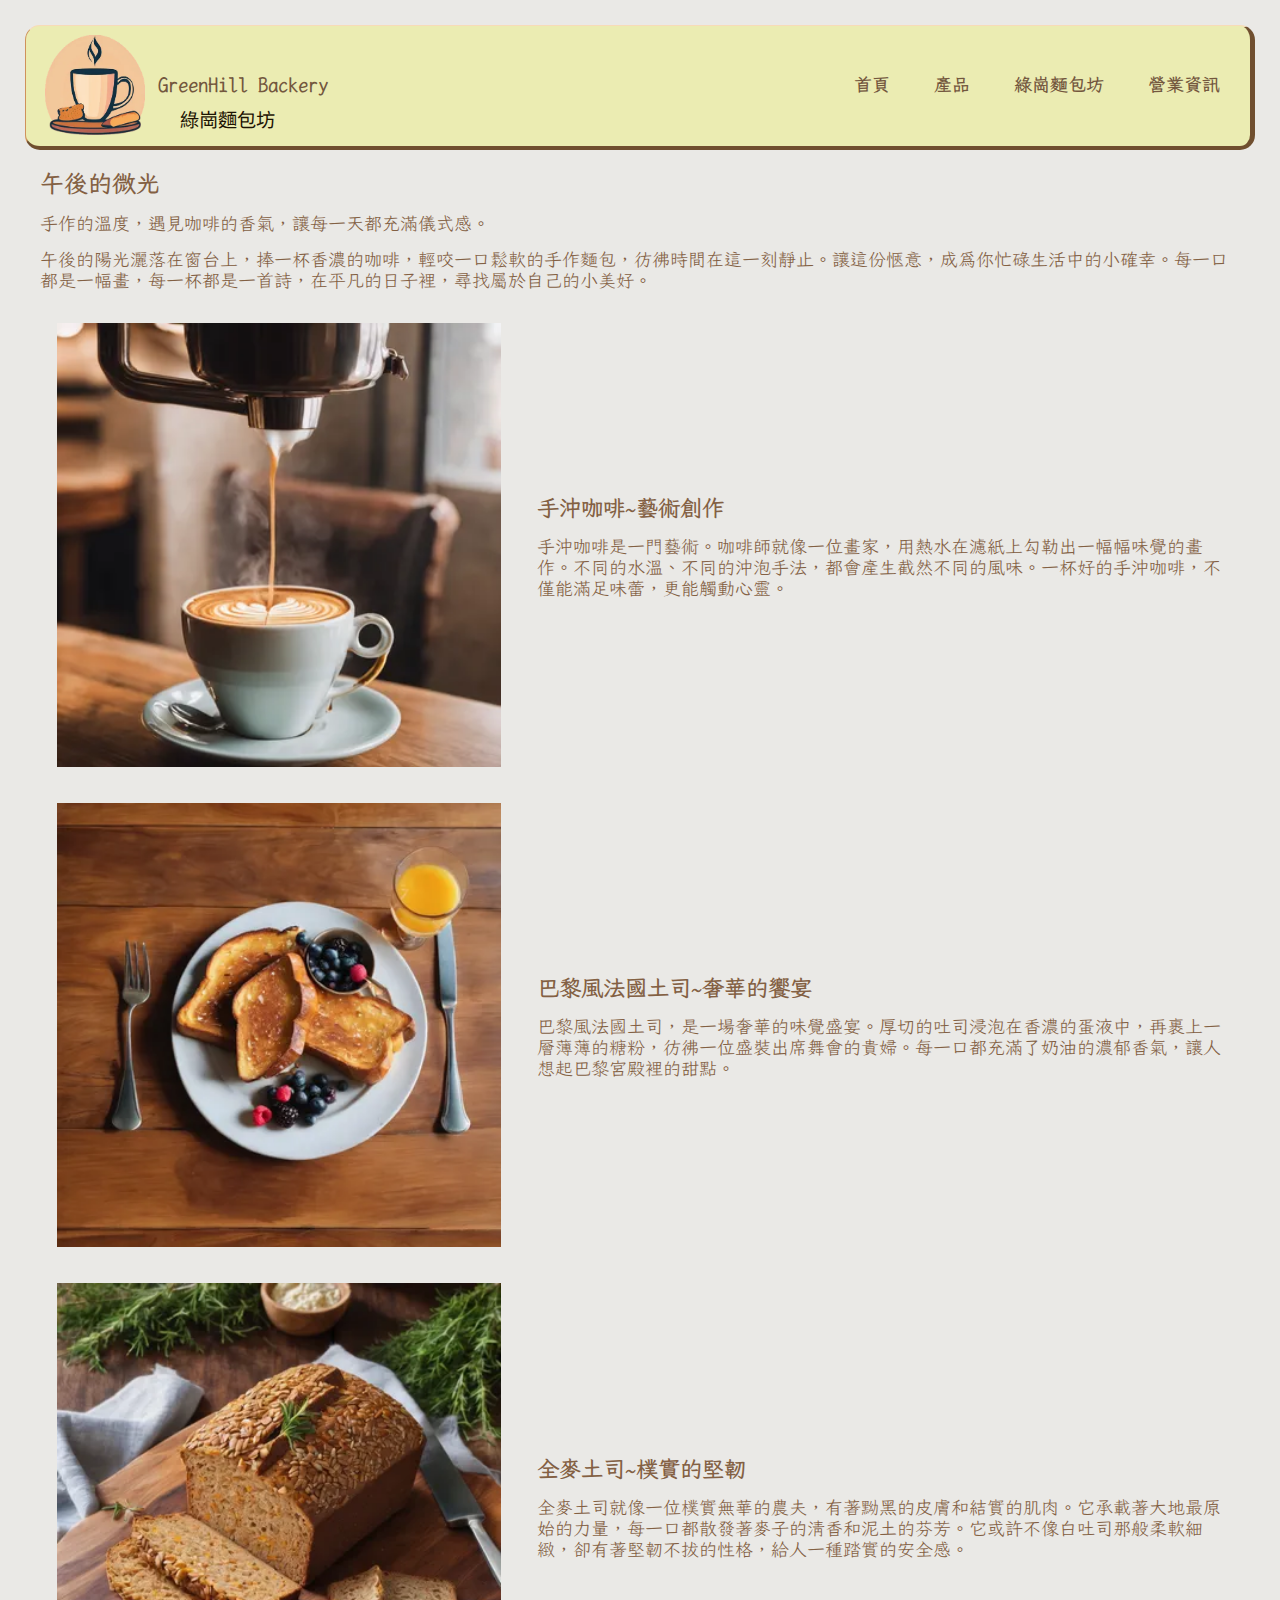
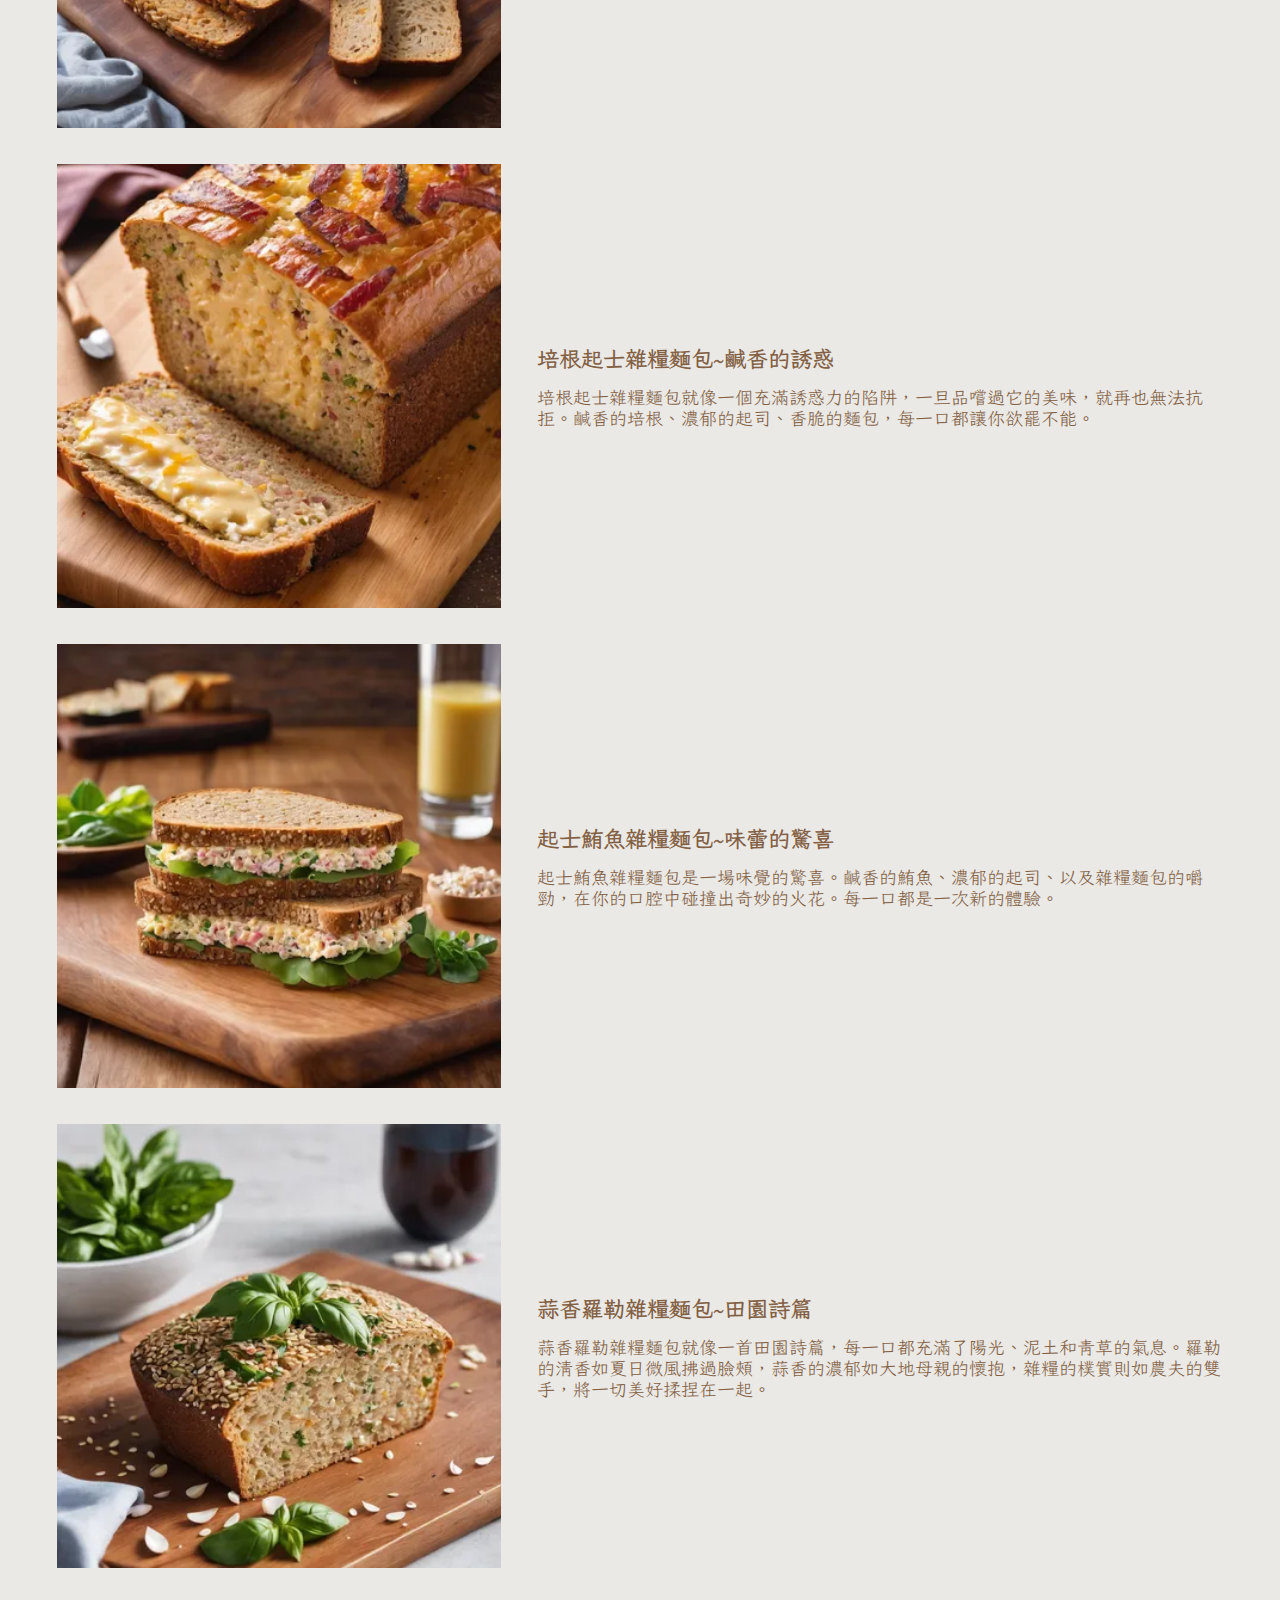
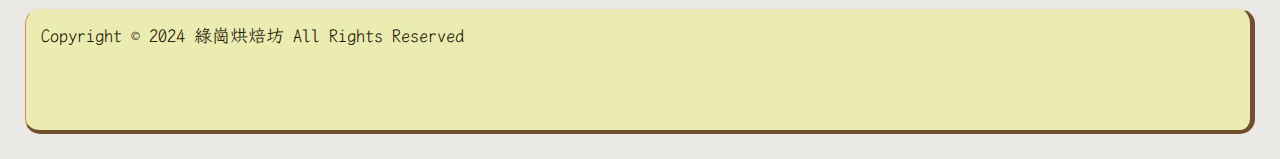
<file: products.html>
<!DOCTYPE html>
<html lang="zh-tw">
<head>
    <meta charset="UTF-8">
    <meta name="viewport" content="width=device-width, initial-scale=1.0">
    <title>綠崗麵包坊產品</title>
    <link rel="stylesheet" href="style.css">
</head>
<body>
    <header>
        <H1> <a href="index.html">GreenHill Backery</a></H1>
        <h2>綠崗麵包坊</h2>
        <nav>
        <ul>
            <li><a href="index.html">首頁</a></li>
            <li><a href="products.html">產品</a></li>
            <li><a href="about.html">綠崗麵包坊</a></li>
            <li><a href="contact.html">營業資訊</a></li>
        </ul>
        </nav>
        </header>
        <main>
    <H2>午後的微光</H2>
    <blockquote>手作的溫度，遇見咖啡的香氣，讓每一天都充滿儀式感。</blockquote>
    <p>午後的陽光灑落在窗台上，捧一杯香濃的咖啡，輕咬一口鬆軟的手作麵包，彷彿時間在這一刻靜止。讓這份愜意，成為你忙碌生活中的小確幸。每一口都是一幅畫，每一杯都是一首詩，在平凡的日子裡，尋找屬於自己的小美好。</p>
    <table>
        <tr>
            <td width="40%">
<img src="images/coffee.webp" width="95%" alt="手沖咖啡">
            </td>
            <td width="60%">
            <h3>手沖咖啡~藝術創作</h3>
            <p>手沖咖啡是一門藝術。咖啡師就像一位畫家，用熱水在濾紙上勾勒出一幅幅味覺的畫作。不同的水溫、不同的沖泡手法，都會產生截然不同的風味。一杯好的手沖咖啡，不僅能滿足味蕾，更能觸動心靈。</p>
            </td>
        </tr>
        <tr>
            <td>
<img src="images/toast.webp" width="95%" alt="">
            </td>
            <td>
                <h3>巴黎風法國土司~奢華的饗宴</h3>
                <p>巴黎風法國土司，是一場奢華的味覺盛宴。厚切的吐司浸泡在香濃的蛋液中，再裹上一層薄薄的糖粉，彷彿一位盛裝出席舞會的貴婦。每一口都充滿了奶油的濃郁香氣，讓人想起巴黎宮殿裡的甜點。</p>
            </td>
        </tr>
        <tr>
            <td>
<img src="images/wheat.webp" width="95%" alt="">
            </td>
            <td>
               <h3>全麥土司~樸實的堅韌</h3> 
               <p>
                全麥土司就像一位樸實無華的農夫，有著黝黑的皮膚和結實的肌肉。它承載著大地最原始的力量，每一口都散發著麥子的清香和泥土的芬芳。它或許不像白吐司那般柔軟細緻，卻有著堅韌不拔的性格，給人一種踏實的安全感。
               </p>
            </td>
        </tr>
        <tr>
            <td>
<img src="images/bacon.webp" width="95%" alt="">
            </td>
            <td>
                <h3>培根起士雜糧麵包~鹹香的誘惑</h3>
                <p>
                    培根起士雜糧麵包就像一個充滿誘惑力的陷阱，一旦品嚐過它的美味，就再也無法抗拒。鹹香的培根、濃郁的起司、香脆的麵包，每一口都讓你欲罷不能。
                </p>
            </td>
        </tr>
        <tr>
            <td>
<img src="images/tuna.webp" width="95%" alt="">
            </td>
            <td>
                <h3>起士鮪魚雜糧麵包~味蕾的驚喜</h3>
                <p>
                    起士鮪魚雜糧麵包是一場味覺的驚喜。鹹香的鮪魚、濃郁的起司、以及雜糧麵包的嚼勁，在你的口腔中碰撞出奇妙的火花。每一口都是一次新的體驗。
                </p>
            </td>
        </tr>   
    </tr>
    <tr>
        <td>
<img src="images/蒜香羅勒雜糧麵包.webp" width="95%" alt="">
        </td>
        <td>
            <h3>蒜香羅勒雜糧麵包~田園詩篇</h3>
            <p>
                蒜香羅勒雜糧麵包就像一首田園詩篇，每一口都充滿了陽光、泥土和青草的氣息。羅勒的清香如夏日微風拂過臉頰，蒜香的濃郁如大地母親的懷抱，雜糧的樸實則如農夫的雙手，將一切美好揉捏在一起。
            </p>
        </td>
    </tr>                                    
    </table>
    </main>
    <footer>
        <p>Copyright &copy; 2024 綠崗烘焙坊 All Rights Reserved</p>
    </footer>
</body>
</html>
</file>
<file: style.css>
@import url('https://fonts.googleapis.com/css2?family=LXGW+WenKai+Mono+TC:wght@300;400;700&family=Noto+Sans+TC:wght@100..900&display=swap');
/* 預設空白 5px */
* {
    padding: 5px;
    margin: 5px;
}

body    {
    color: #836043;
    background-color: #EAE9E6;
    font-size: 18px;
    font-family: "LXGW WenKai Mono TC", monospace;
    font-weight: 300;
    font-style: normal;
    
}
header , footer{
    background-color: #EBECB2;
    color: #1C1302;
    border-top:#f7dbb8 1px solid;
    border-left: #cf925c 1px solid;
    border-bottom:#704f2f 4px solid;
    border-right:#704f2f 5px solid;
    border-radius: 15px;
   height: 110px;

}

header ul{
    position: absolute;
    top: 25px;
    right: 35px;
    line-height: 100px;
}


header H1{
    position: absolute;
    top: 25px;
    left: 35px;
    line-height: 100px;
    background-image: url(images/logo.png);
    background-size: 100px 100px;
    background-position: center;
    background-repeat: no-repeat;
    width: 100px;
    height: 100px;
    text-indent: 103%;
    white-space: nowrap;
    font-size: 1.3rem;
}

header H2{
    position: absolute;
    top: 95px;
    left: 170px;
    font-family: "Noto Sans TC", serif;
    font-weight: 400;
    font-size: 1.2rem;
}

 header a{
    color: #73573E;
    text-decoration: none;
}

header a:hover{
    text-decoration: underline;
}
 
header li{
    font-weight: 700;
    display: inline;
    margin-right: 0rem;
}

header img:hover{
    opacity: 0.65;
}

h1, h2, h3, h4, h5, h6, {
    font-family: "Noto Sans TC", serif;
    font-optical-sizing: auto;
    font-style: normal;
}
h1{font-weight: 800; font-size: 1.6rem}
h2{font-weight: 700; font-size: 1.5rem}
h3{font-weight: 600; font-size: 1.4rem}
h4{font-weight: 500; font-size: 1.3rem}
h5{font-weight: 300; font-size: 1.2rem}
h6{font-weight: 100; font-size: 1.1rem}
</file>
